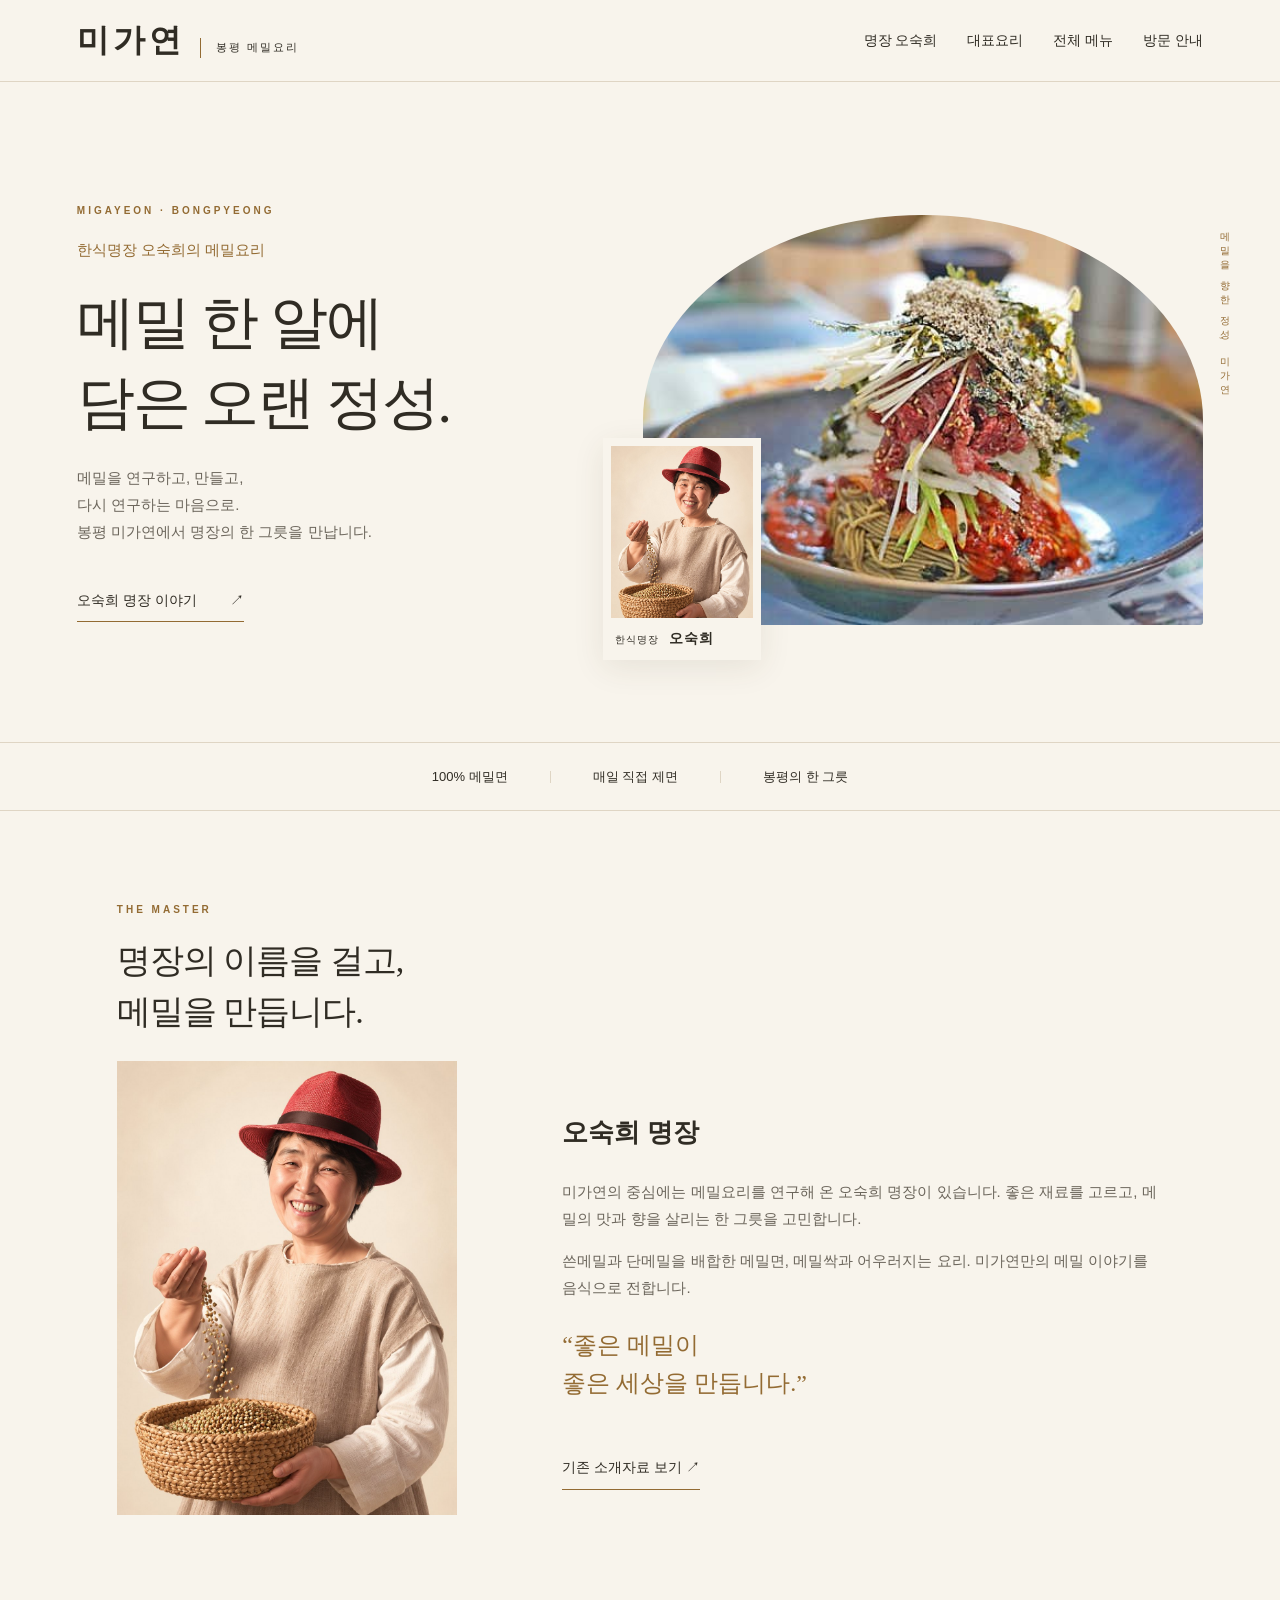
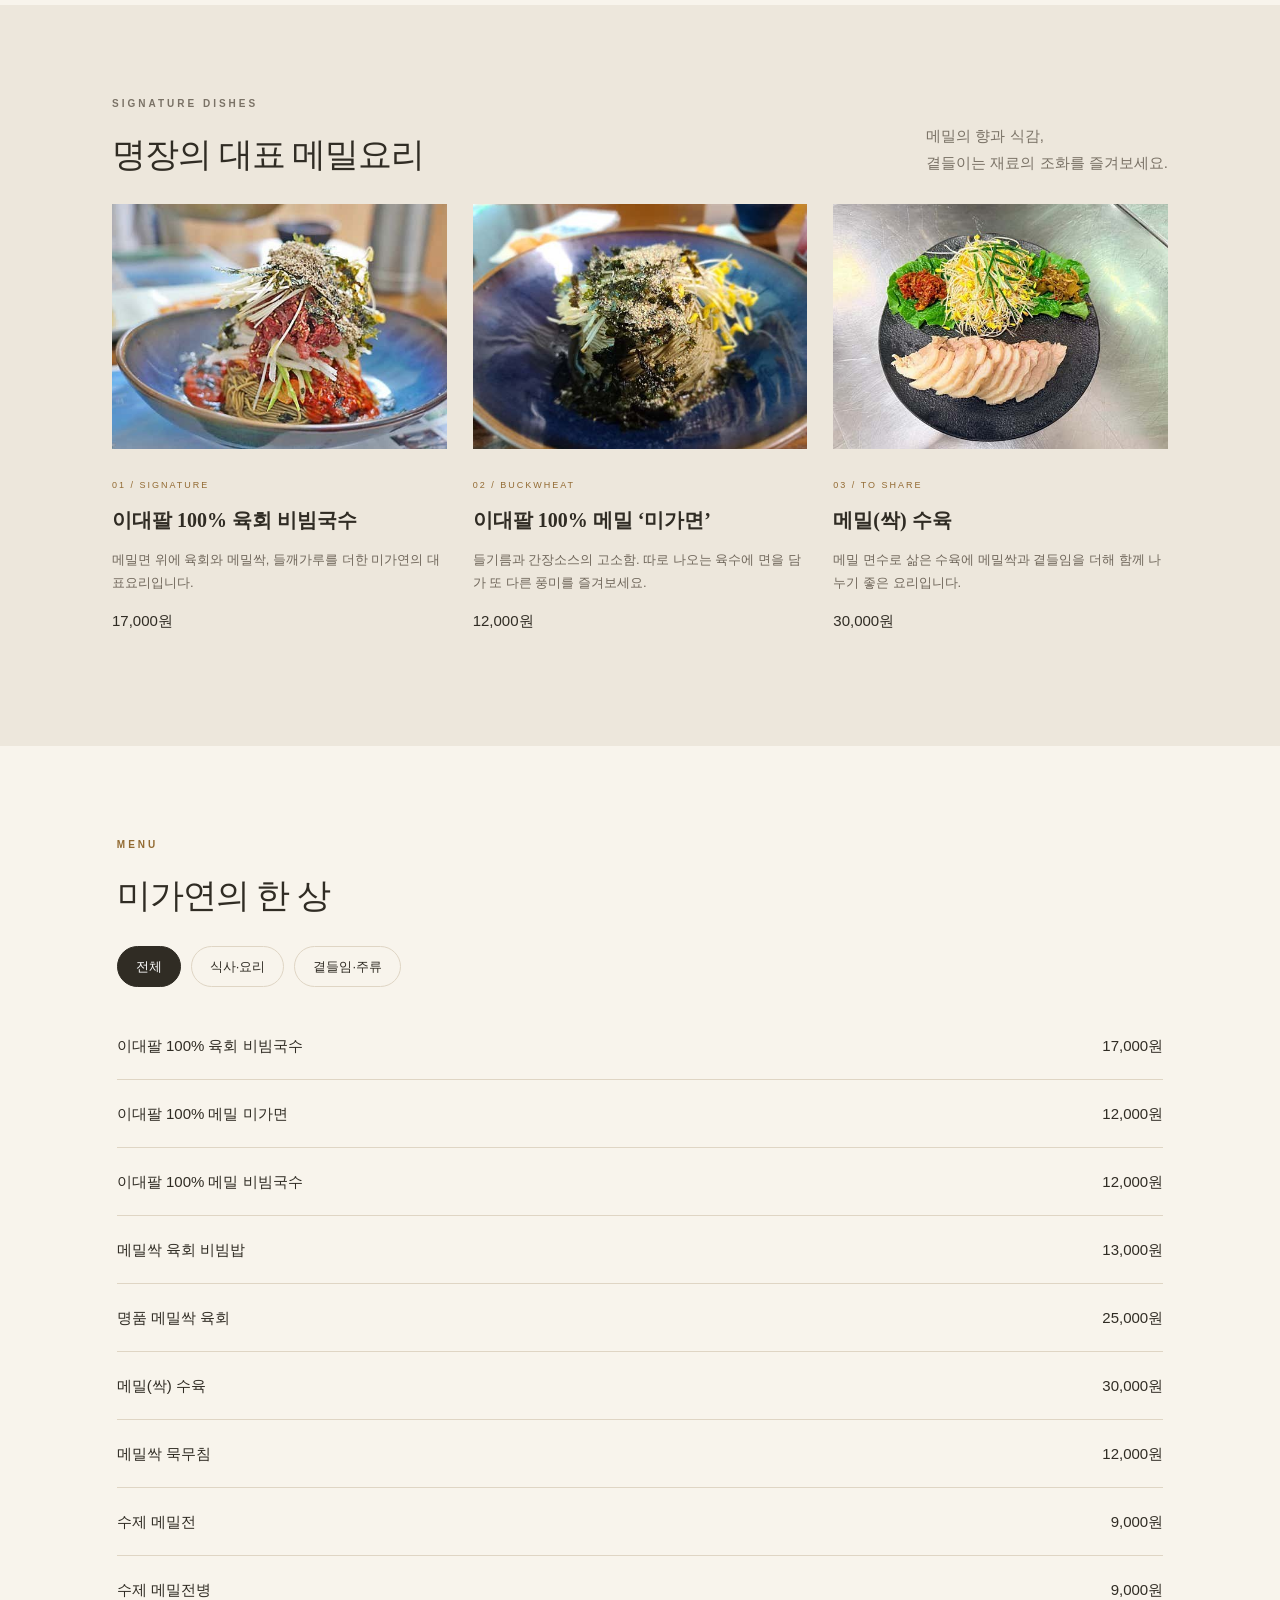
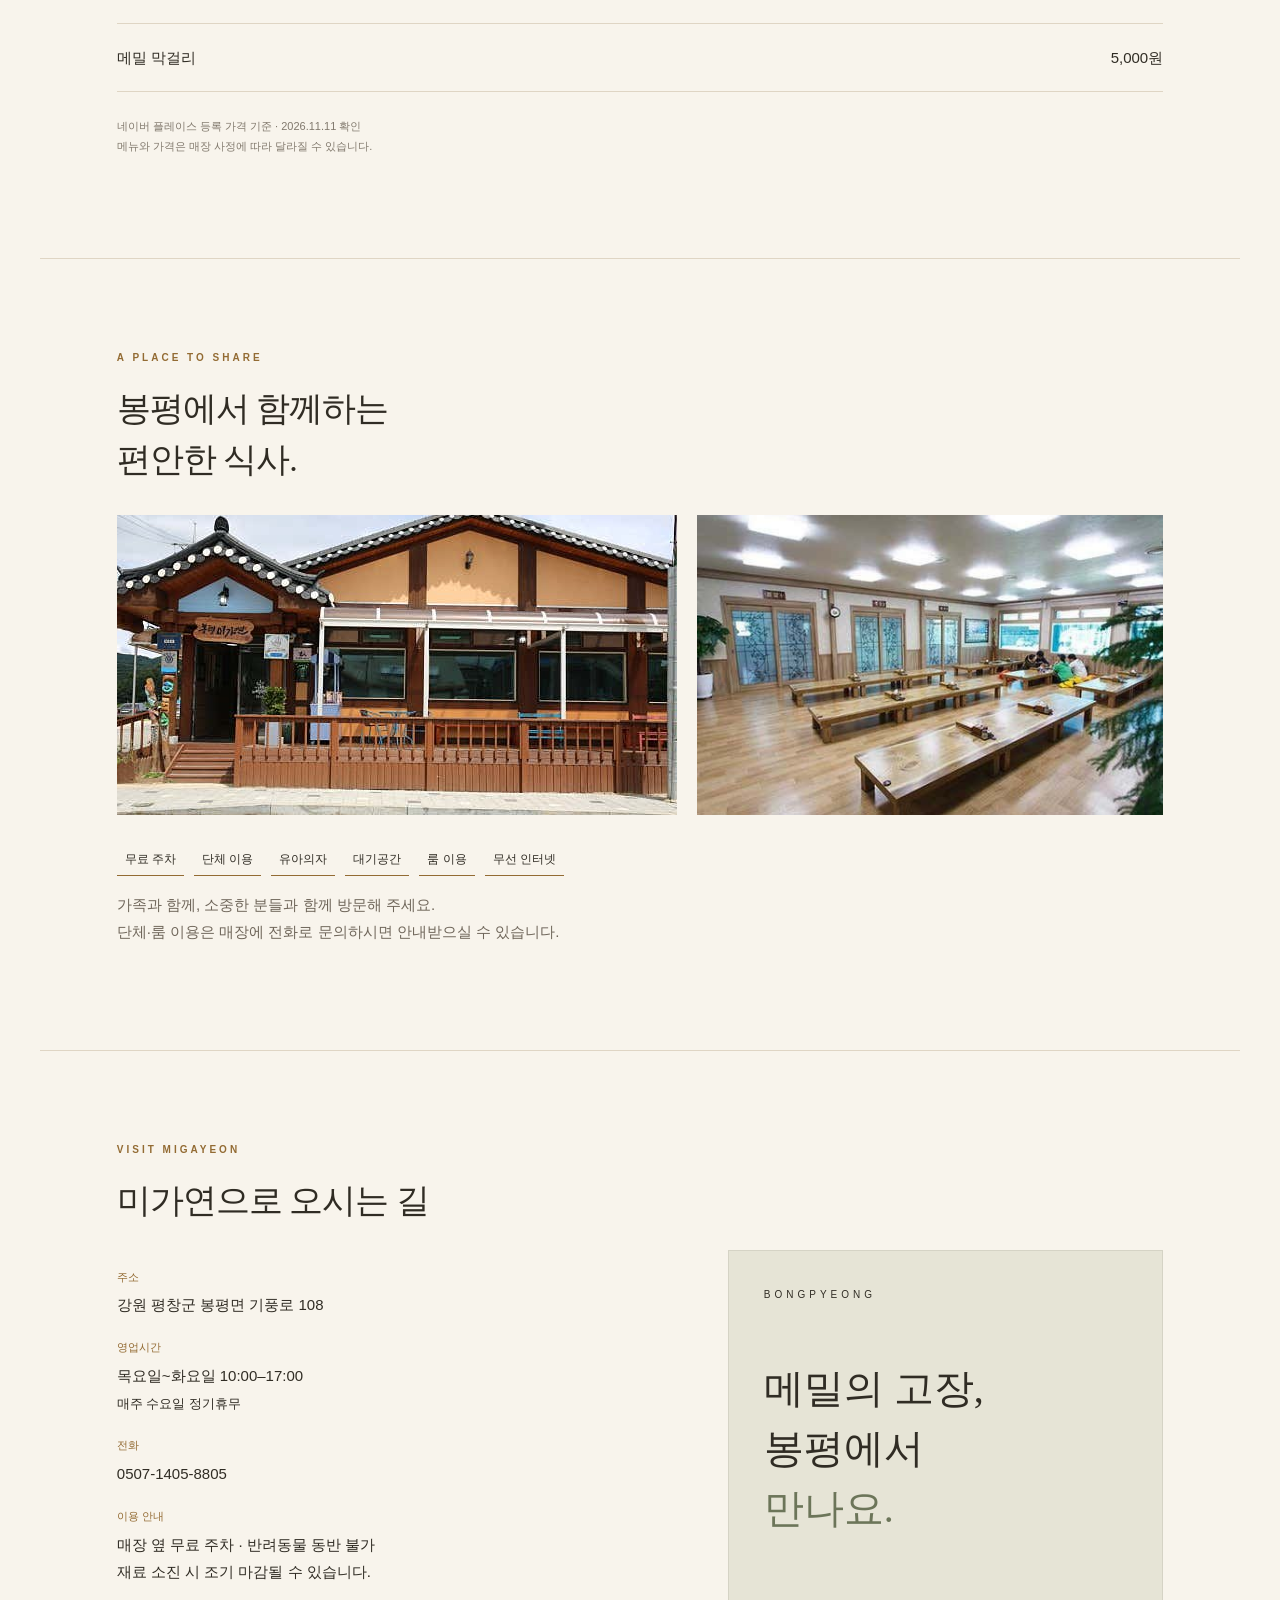
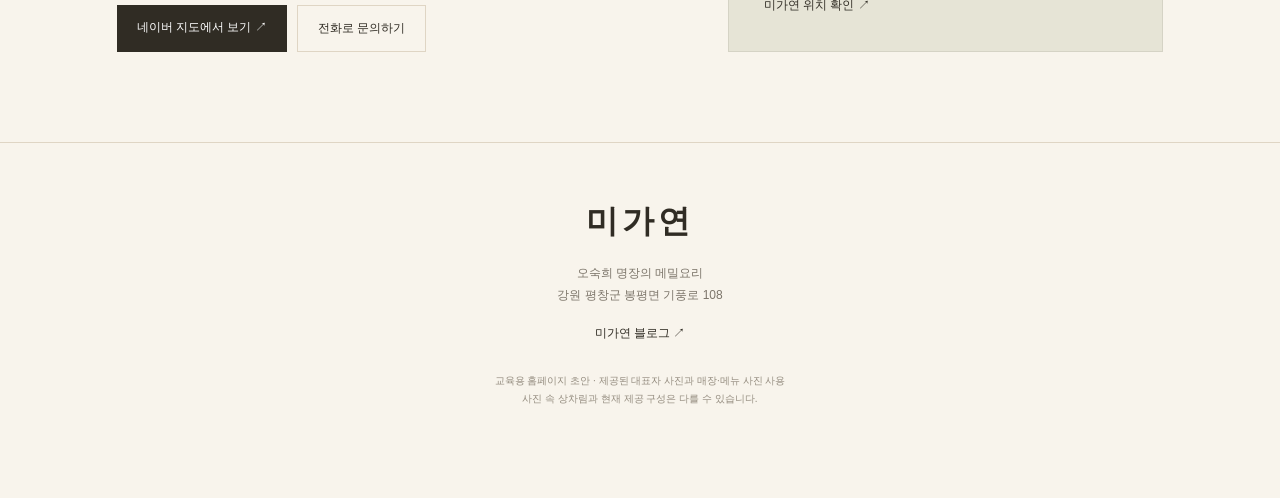
<file: index.html>
<!doctype html><html lang="ko"><head><meta charset="utf-8"><meta name="viewport" content="width=device-width,initial-scale=1"><meta name="theme-color" content="#f6f1e7"><title>오숙희 명장의 메밀요리 | 봉평 미가연</title><meta name="description" content="오숙희 명장의 메밀요리, 봉평 미가연. 대표요리와 메뉴·가격, 매장 및 방문 안내를 만나보세요."><link rel="stylesheet" href="style.css"></head><body>
<header><a href="#" class="brand">미가연<span>봉평 메밀요리</span></a><button id="nav-toggle" aria-label="메뉴 열기" aria-expanded="false">☰</button><nav id="nav"><a href="#master">명장 오숙희</a><a href="#dishes">대표요리</a><a href="#menu">전체 메뉴</a><a href="#visit">방문 안내</a></nav></header>
<main><section class="hero"><div class="hero-copy"><p class="eyebrow">MIGAYEON · BONGPYEONG</p><p class="master-label">한식명장 오숙희의 메밀요리</p><h1>메밀 한 알에<br>담은 오랜 정성.</h1><p>메밀을 연구하고, 만들고,<br>다시 연구하는 마음으로.<br>봉평 미가연에서 명장의 한 그릇을 만납니다.</p><a class="text-link" href="#master">오숙희 명장 이야기 <span>↗</span></a></div><div class="hero-visual"><img class="hero-food" src="assets/noodles.jpg" alt="푸른 그릇에 담긴 미가연 육회 비빔국수"><div class="portrait"><img src="assets/master-new.jpg" alt="오숙희 명장 프로필"><span>한식명장 <b>오숙희</b></span></div><span class="vertical">메밀을 향한 정성, 미가연</span></div></section>
<div class="values"><span>100% 메밀면</span><i></i><span>매일 직접 제면</span><i></i><span>봉평의 한 그릇</span></div>
<section id="master" class="story section"><p class="eyebrow">THE MASTER</p><h2>명장의 이름을 걸고,<br>메밀을 만듭니다.</h2><div class="story-grid"><img src="assets/master-new.jpg" alt="메밀 바구니를 들고 웃는 오숙희 명장" loading="lazy"><div><h3>오숙희 명장</h3><p>미가연의 중심에는 메밀요리를 연구해 온 오숙희 명장이 있습니다. 좋은 재료를 고르고, 메밀의 맛과 향을 살리는 한 그릇을 고민합니다.</p><p>쓴메밀과 단메밀을 배합한 메밀면, 메밀싹과 어우러지는 요리. 미가연만의 메밀 이야기를 음식으로 전합니다.</p><blockquote>“좋은 메밀이<br>좋은 세상을 만듭니다.”</blockquote><button class="text-link" id="profile-open">기존 소개자료 보기 ↗</button></div></div></section>
<section id="dishes" class="section dishes"><div class="section-head"><div><p class="eyebrow">SIGNATURE DISHES</p><h2>명장의 대표 메밀요리</h2></div><p>메밀의 향과 식감,<br>곁들이는 재료의 조화를 즐겨보세요.</p></div><div class="dish-grid"><article class="dish"><img src="assets/noodles.jpg" alt="육회 비빔국수" loading="lazy"><div><span class="number">01 / SIGNATURE</span><h3>이대팔 100% 육회 비빔국수</h3><p>메밀면 위에 육회와 메밀싹, 들깨가루를 더한 미가연의 대표요리입니다.</p><b>17,000원</b></div></article><article class="dish"><img src="assets/migamyeon.jpg" alt="이대팔 메밀 미가면" loading="lazy"><div><span class="number">02 / BUCKWHEAT</span><h3>이대팔 100% 메밀 ‘미가면’</h3><p>들기름과 간장소스의 고소함. 따로 나오는 육수에 면을 담가 또 다른 풍미를 즐겨보세요.</p><b>12,000원</b></div></article><article class="dish"><img src="assets/pork.jpg" alt="메밀싹 수육" loading="lazy"><div><span class="number">03 / TO SHARE</span><h3>메밀(싹) 수육</h3><p>메밀 면수로 삶은 수육에 메밀싹과 곁들임을 더해 함께 나누기 좋은 요리입니다.</p><b>30,000원</b></div></article></div></section>
<section id="menu" class="section menu"><p class="eyebrow">MENU</p><h2>미가연의 한 상</h2><div class="filters" role="group" aria-label="메뉴 분류"><button class="active" data-filter="all" aria-pressed="true">전체</button><button data-filter="meal" aria-pressed="false">식사·요리</button><button data-filter="side" aria-pressed="false">곁들임·주류</button></div><div id="menu-list"></div><p class="note">네이버 플레이스 등록 가격 기준 · 2026.11.11 확인<br>메뉴와 가격은 매장 사정에 따라 달라질 수 있습니다.</p></section>
<section class="section space"><p class="eyebrow">A PLACE TO SHARE</p><h2>봉평에서 함께하는<br>편안한 식사.</h2><div class="space-photos"><img src="assets/exterior.jpg" alt="미가연 매장 외관" loading="lazy"><img src="assets/interior.jpg" alt="미가연 내부 좌석" loading="lazy"></div><div class="amenities"><span>무료 주차</span><span>단체 이용</span><span>유아의자</span><span>대기공간</span><span>룸 이용</span><span>무선 인터넷</span></div><p>가족과 함께, 소중한 분들과 함께 방문해 주세요.<br>단체·룸 이용은 매장에 전화로 문의하시면 안내받으실 수 있습니다.</p></section>
<section id="visit" class="section visit"><p class="eyebrow">VISIT MIGAYEON</p><h2>미가연으로 오시는 길</h2><div class="visit-grid"><div class="visit-card"><dl><dt>주소</dt><dd>강원 평창군 봉평면 기풍로 108</dd><dt>영업시간</dt><dd>목요일~화요일 10:00–17:00<br><strong>매주 수요일 정기휴무</strong></dd><dt>전화</dt><dd><a href="tel:050714058805">0507-1405-8805</a></dd><dt>이용 안내</dt><dd>매장 옆 무료 주차 · 반려동물 동반 불가<br>재료 소진 시 조기 마감될 수 있습니다.</dd></dl><div class="visit-buttons"><a class="button" href="https://map.naver.com/p/entry/place/11590101" target="_blank" rel="noopener">네이버 지도에서 보기 ↗</a><a class="button outline" href="tel:050714058805">전화로 문의하기</a></div></div><div class="address-art"><span>BONGPYEONG</span><p>메밀의 고장,<br>봉평에서<br><em>만나요.</em></p><a href="https://map.naver.com/p/entry/place/11590101" target="_blank" rel="noopener">미가연 위치 확인 ↗</a></div></div></section></main>
<footer><a class="brand" href="#">미가연</a><p>오숙희 명장의 메밀요리<br>강원 평창군 봉평면 기풍로 108</p><a href="https://blog.naver.com/dddoing8805" target="_blank" rel="noopener">미가연 블로그 ↗</a><small>교육용 홈페이지 초안 · 제공된 대표자 사진과 매장·메뉴 사진 사용<br>사진 속 상차림과 현재 제공 구성은 다를 수 있습니다.</small></footer>
<div class="mobile-bar"><a href="tel:050714058805">전화 문의</a><a href="#menu">메뉴 보기</a><a href="https://map.naver.com/p/entry/place/11590101" target="_blank" rel="noopener">길찾기 ↗</a></div><dialog id="profile-dialog"><button class="close" aria-label="닫기">×</button><img src="assets/profile-board.jpg" alt="오숙희 대표 기존 소개 액자"><p>기존 매장 소개자료입니다. 최신 이력과 호칭은 별도 확인 중입니다.</p></dialog><script src="script.js"></script></body></html>
</file>
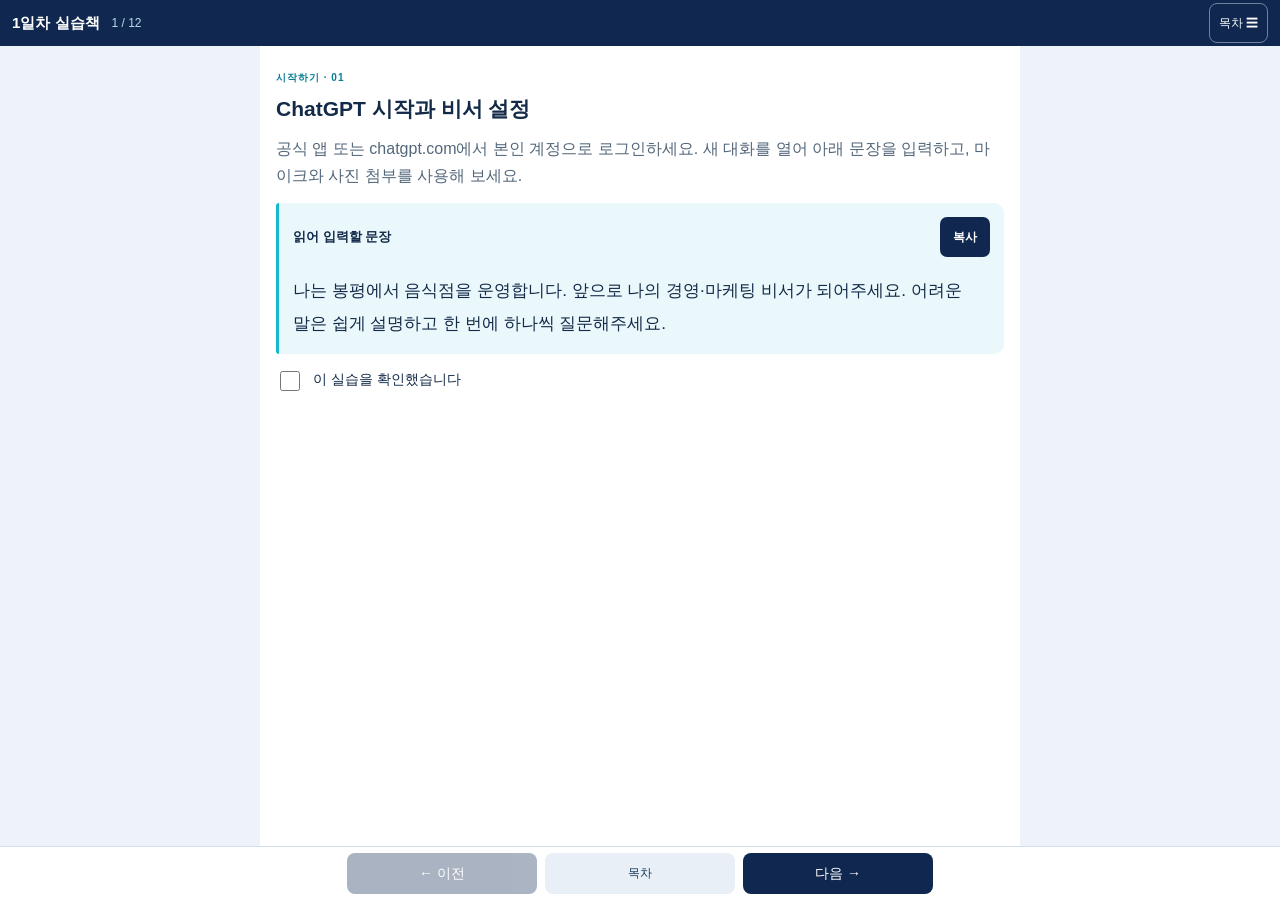
<file: day1/index.html>
<!doctype html><html lang="ko"><head><meta charset="utf-8"><meta name="viewport" content="width=device-width,initial-scale=1"><meta name="theme-color" content="#102850"><title>봉평 AI 교육 · 1일차 모바일 실습 교안</title><meta name="description" content="봉평 음식점 경영자를 위한 AI 실습 교안. 한 장씩 넘기기, 이어 읽기, 프롬프트 복사."><link rel="stylesheet" href="style.css"></head><body><header><div class="brand"><b>1일차 실습책</b><span id="position" aria-live="polite">1 / 12</span></div><button id="toc-open" aria-label="목차 열기">목차 ☰</button></header><main id="reader" class="swipe" aria-label="실습자료"></main><div class="bottom"><button id="prev">← 이전</button><button id="top">목차</button><button id="next">다음 →</button></div><dialog id="toc"><div class="dialog-top"><h2>실습 목차</h2><button id="toc-close" aria-label="목차 닫기">×</button></div><div class="modes" role="group" aria-label="보기 방식"><button id="swipe-mode" aria-pressed="true">한 장씩 넘기기</button><button id="scroll-mode" aria-pressed="false">이어 읽기</button></div><p>원하는 실습을 누르세요.</p><div id="toc-list"></div><small>중복을 뺀 기존 이미지 8장과 실습 안내·프롬프트를 함께 담았습니다.</small></dialog><dialog id="image-view"><button id="image-close">닫기 ×</button><p>두 손가락으로 확대해 보세요.</p><img alt="실습 이미지 확대 보기"></dialog><div id="toast" role="status"></div><script src="script.js"></script></body></html>
</file>
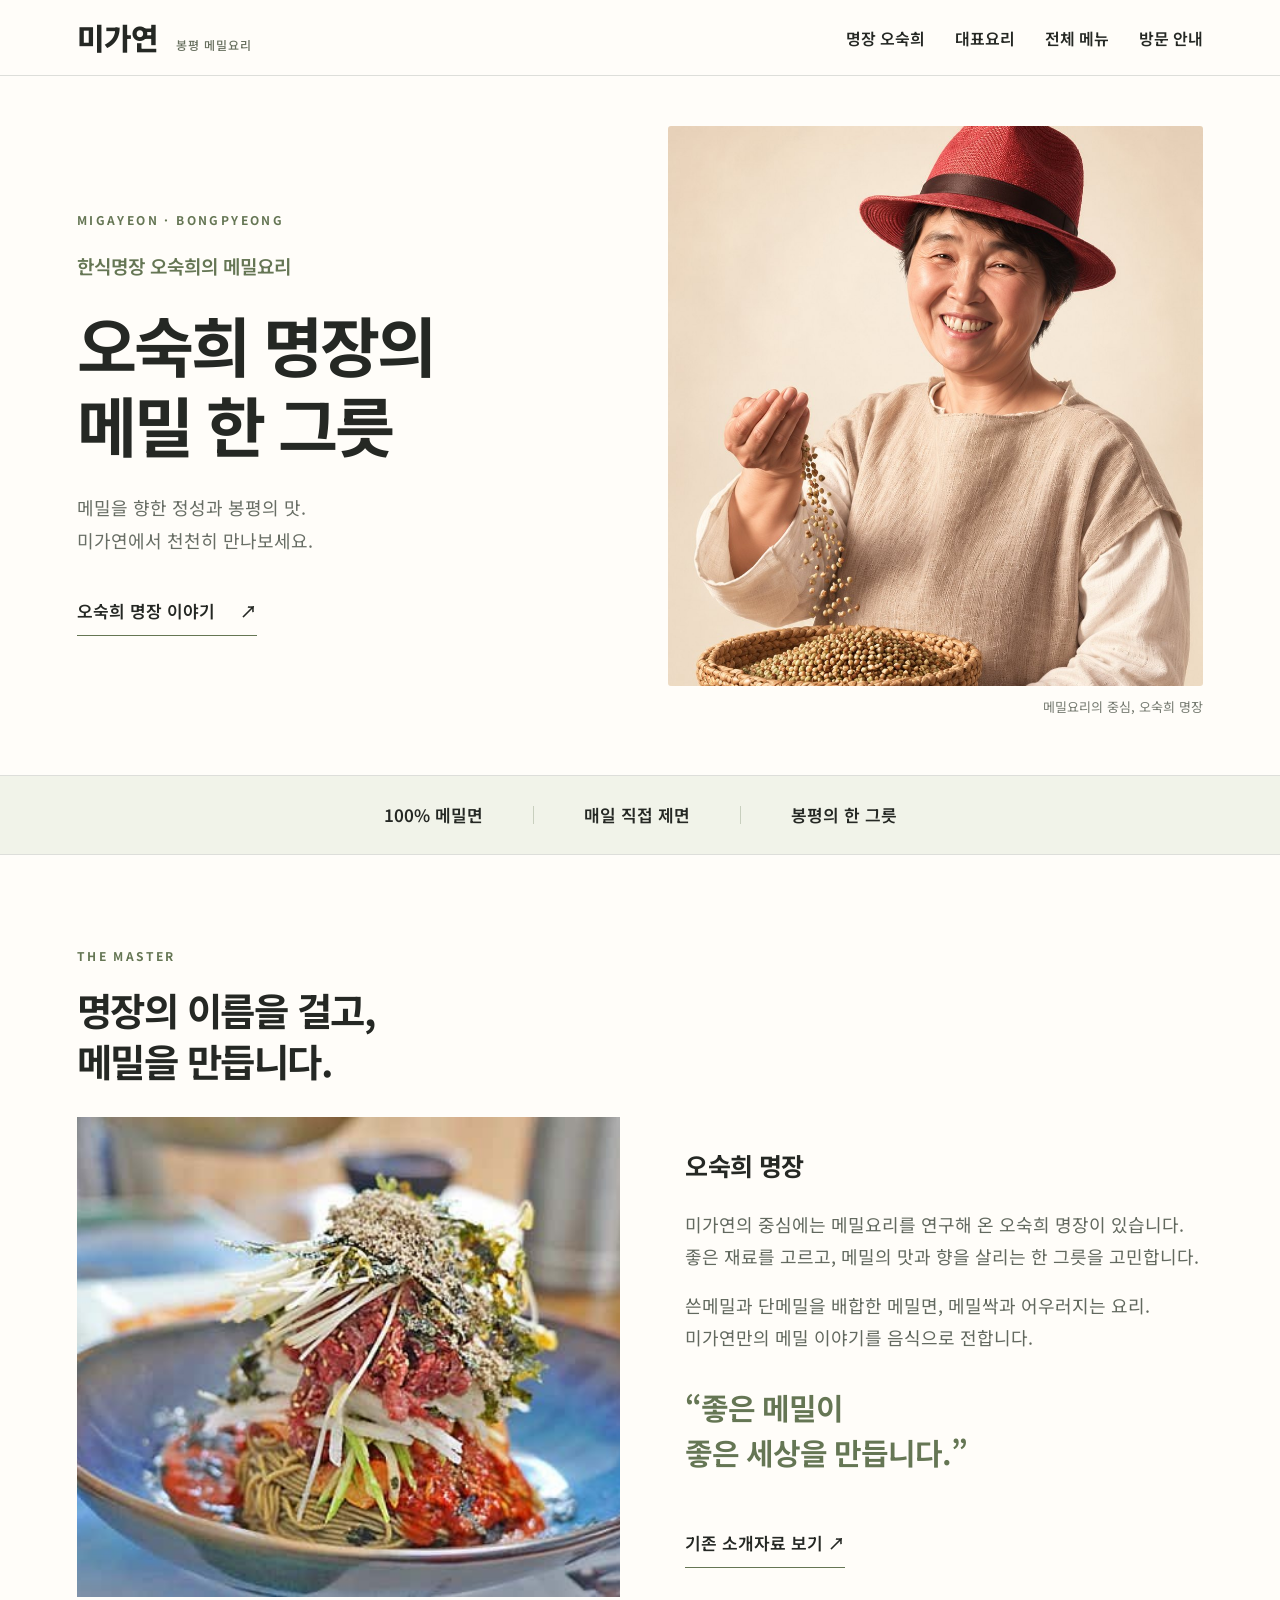
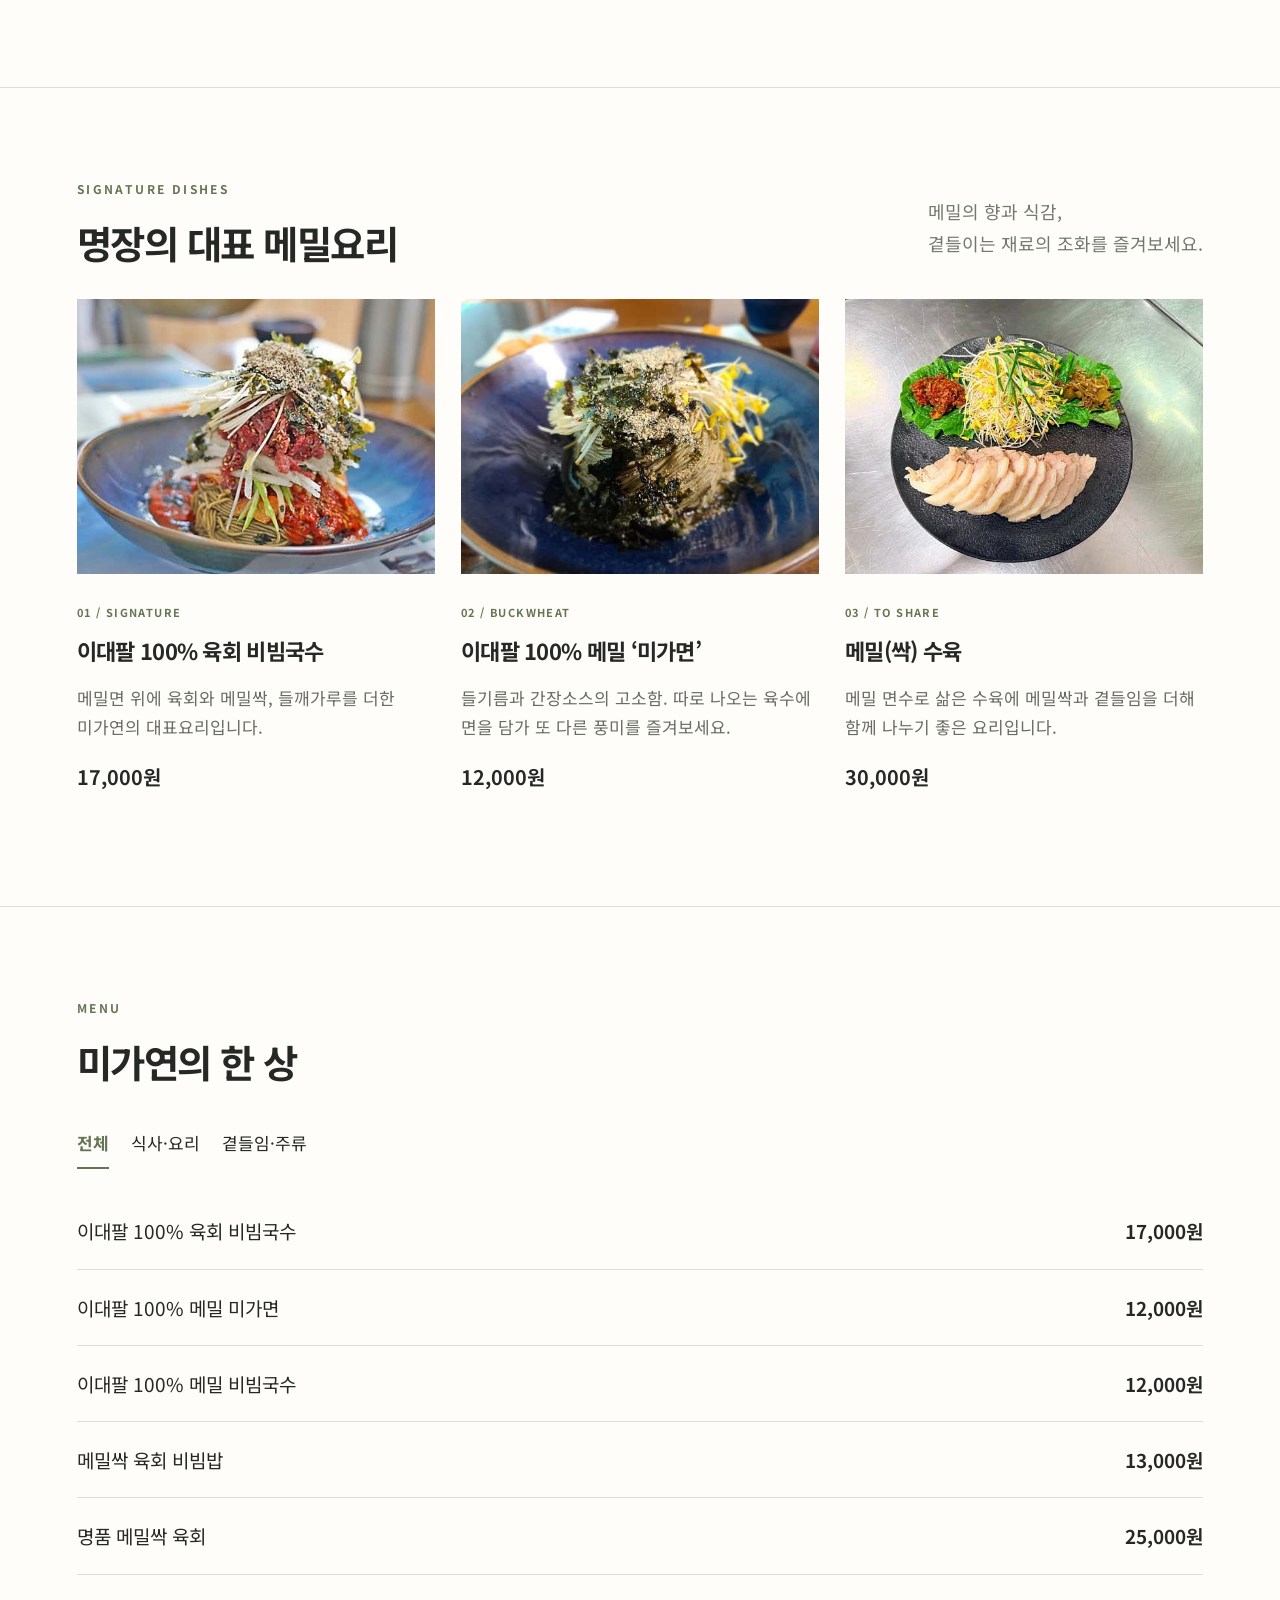
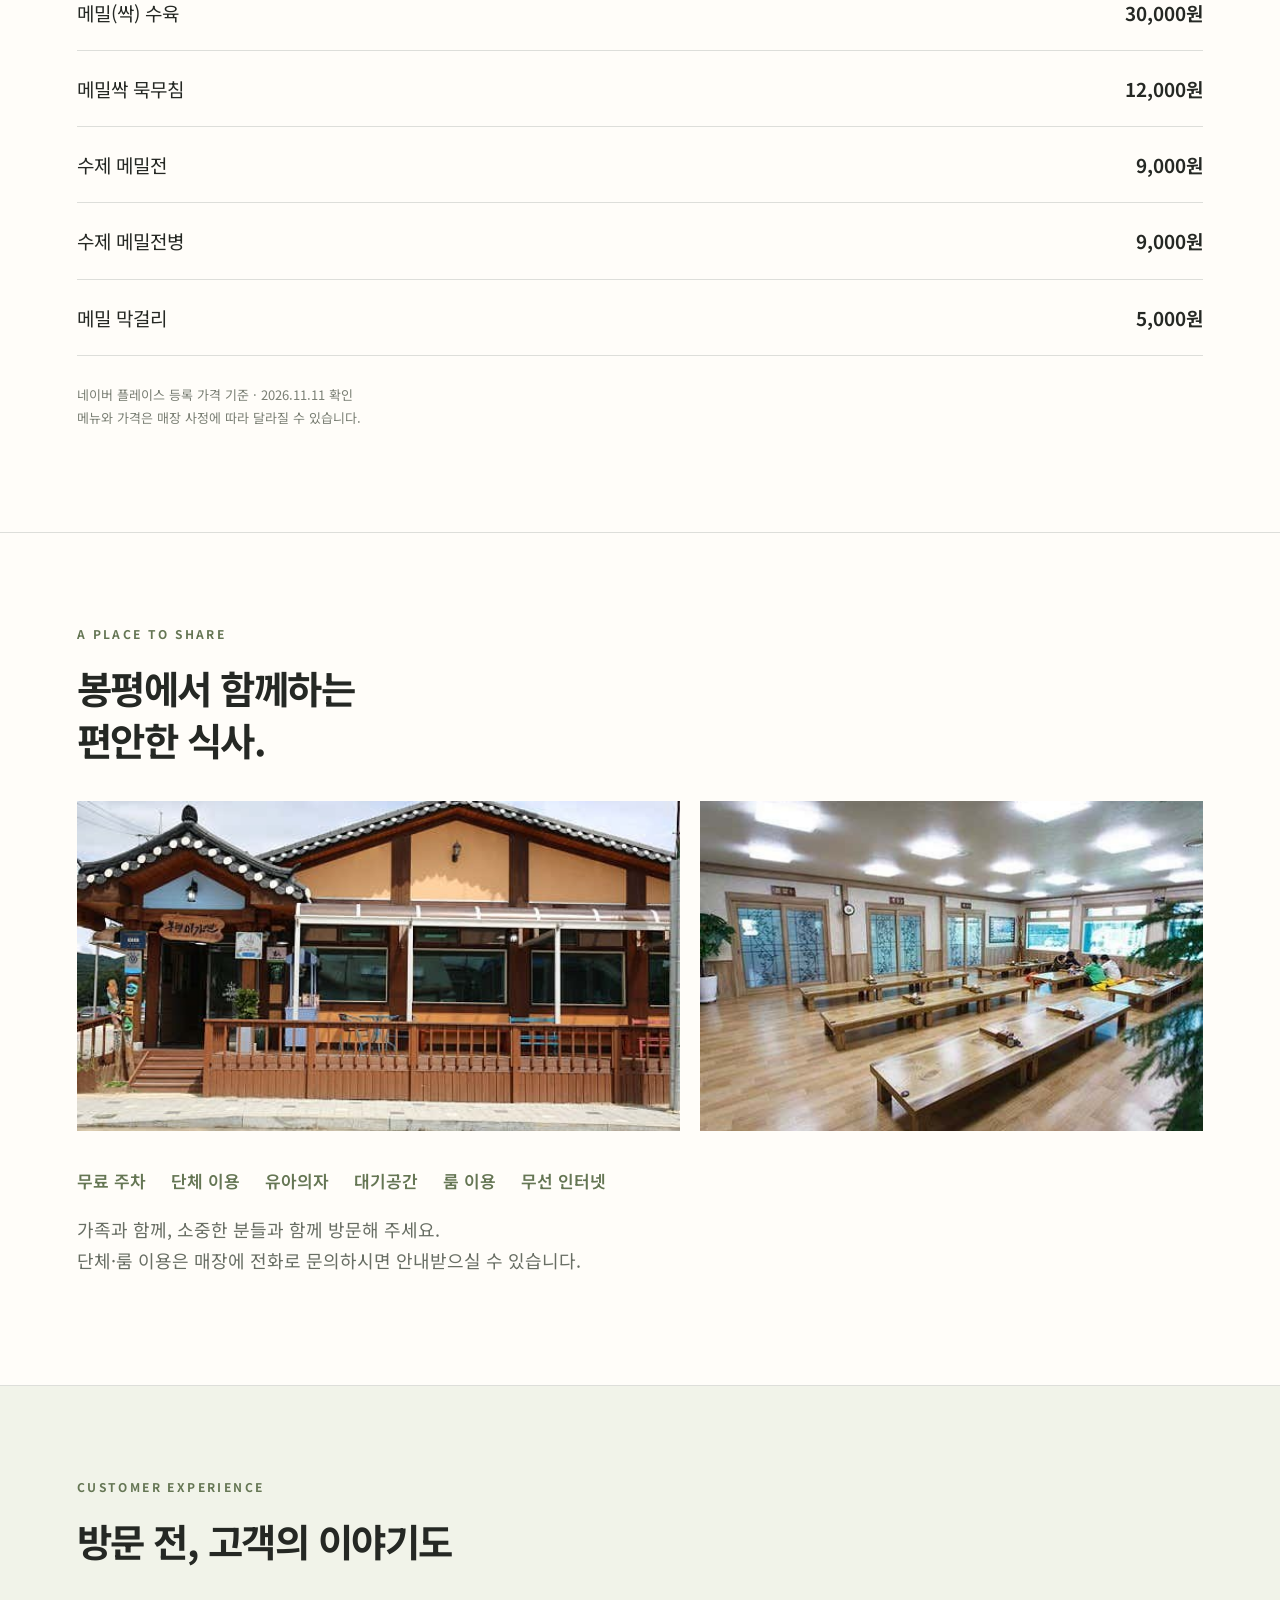
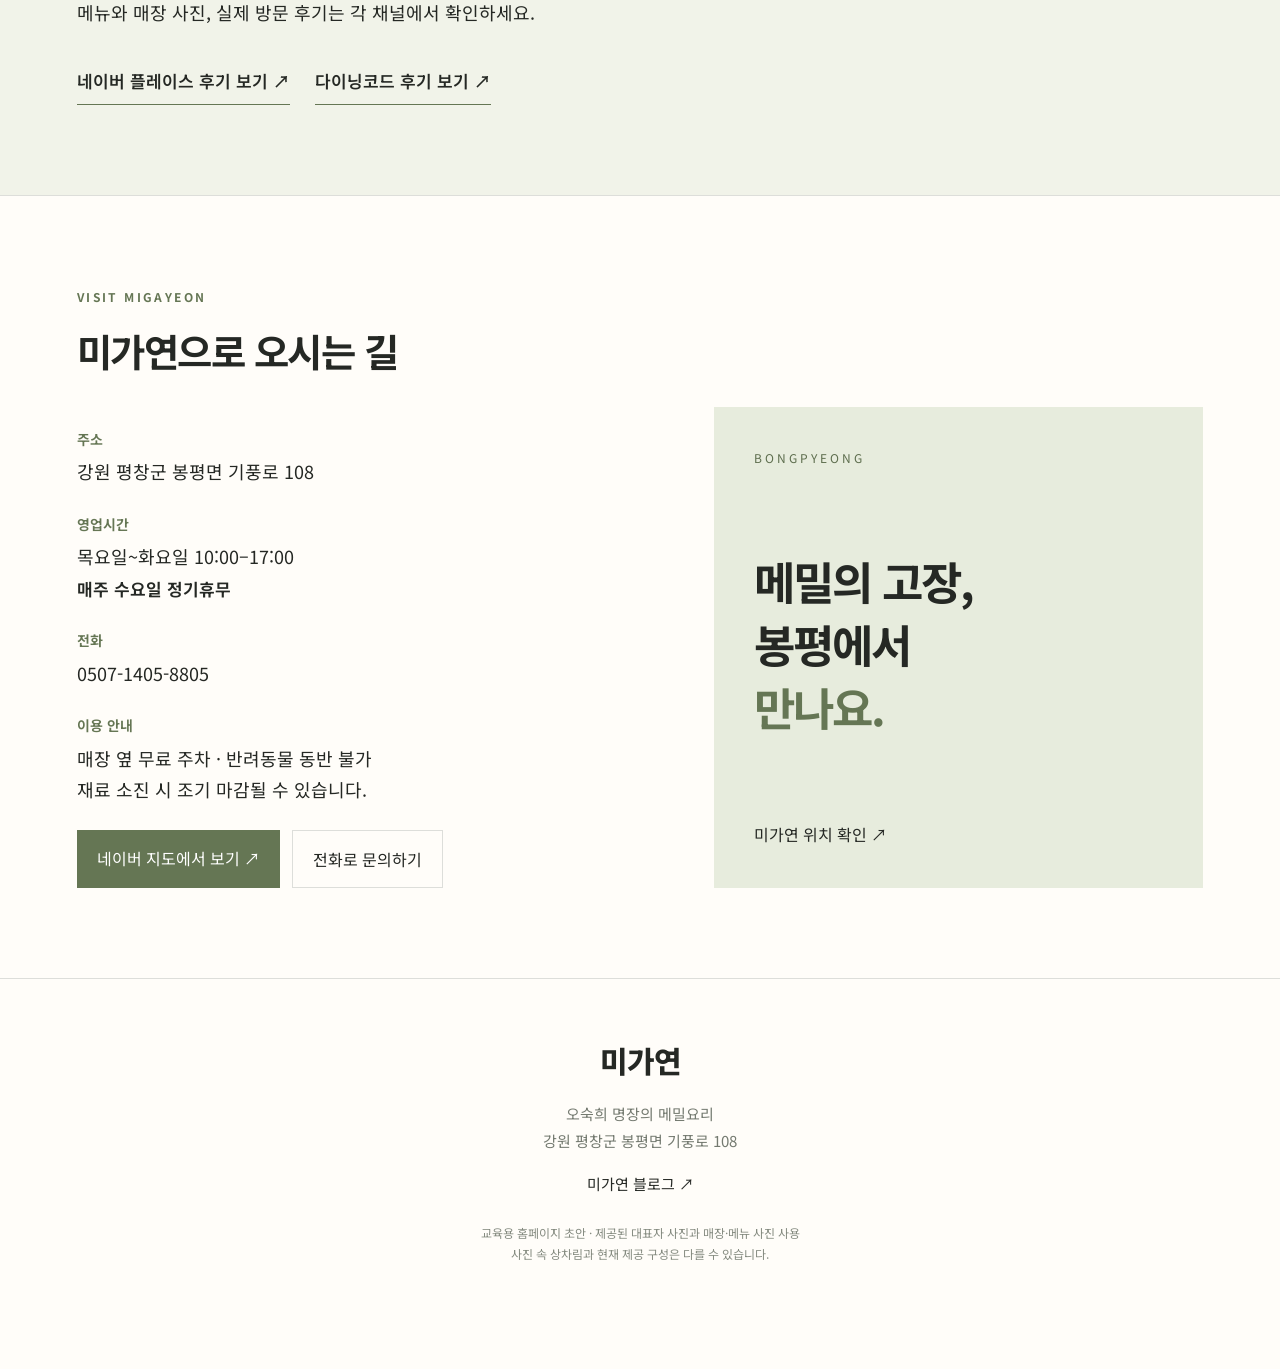
<file: v2/index.html>
<!doctype html><html lang="ko"><head><meta charset="utf-8"><meta name="viewport" content="width=device-width,initial-scale=1"><meta name="theme-color" content="#f6f1e7"><title>미가연 Vol.2 | 오숙희 명장의 메밀요리</title><meta name="description" content="오숙희 명장의 메밀요리, 봉평 미가연. 대표요리와 메뉴·가격, 매장 및 방문 안내를 만나보세요."><link rel="stylesheet" href="https://fonts.googleapis.com/css2?family=Noto+Sans+KR:wght@400;500;600;700;800&display=swap"><style>
:root{--paper:#fffdf9;--ink:#252824;--gold:#657654;--line:#dddeda;--serif:"Noto Sans KR","Noto Sans KR",sans-serif}*{box-sizing:border-box}html{scroll-behavior:smooth;scroll-padding-top:86px}body{margin:0;background:var(--paper);color:var(--ink);font-family:"Noto Sans KR","Apple SD Gothic Neo","Malgun Gothic",sans-serif;line-height:1.75;-webkit-font-smoothing:antialiased}img{display:block;width:100%;object-fit:cover}a{color:inherit;text-decoration:none}button{font:inherit;color:inherit;cursor:pointer}header{height:76px;padding:0 6%;display:flex;justify-content:space-between;align-items:center;border-bottom:1px solid var(--line);background:#fffdf9f5;position:sticky;top:0;z-index:20;backdrop-filter:blur(12px)}.brand{font-size:30px;font-weight:800;letter-spacing:-1px}.brand span{font-size:12px;font-weight:500;letter-spacing:1px;margin-left:18px;color:#68705f}nav{display:flex;gap:30px;font-size:16px;font-weight:600}nav a:hover{color:var(--gold)}#nav-toggle{display:none}.hero{display:grid;grid-template-columns:1fr 1fr;max-width:1440px;margin:auto;align-items:center;padding:50px 6% 56px;gap:5%;min-height:670px}.eyebrow{font-size:12px;color:var(--gold);font-weight:700;letter-spacing:2.4px;margin:0 0 18px}.master-label{font-size:19px;font-weight:600;color:var(--gold)}h1{font-size:clamp(44px,5.1vw,74px);line-height:1.23;letter-spacing:-3px;font-weight:700;margin:22px 0 26px;word-break:keep-all}h2{font-size:clamp(30px,3vw,43px);line-height:1.35;letter-spacing:-1.5px;font-weight:700;margin:0 0 30px;word-break:keep-all}h3{font-size:25px;line-height:1.5;letter-spacing:-.7px}p{font-size:18px;word-break:keep-all}.hero-copy>p:not(.eyebrow):not(.master-label){color:#686e65;line-height:1.85}.text-link{display:inline-block;padding:9px 0;border:0;border-bottom:1px solid var(--gold);background:none;font-size:17px;margin-top:12px;font-weight:600}.text-link span{margin-left:20px}.hero-visual{position:relative}.hero-master{height:560px;object-position:50% 20%;border-radius:3px}.portrait-caption{display:block;font-size:13px;text-align:right;color:#74796f;margin-top:10px}.values{display:flex;justify-content:center;gap:50px;border-top:1px solid var(--line);border-bottom:1px solid var(--line);padding:24px;font-size:17px;font-weight:600;background:#f1f3e9}.values i{width:1px;background:#c8cfbe;margin:6px 0}.section{max-width:1280px;padding:90px 6%;margin:auto}.story-grid{display:grid;grid-template-columns:1.05fr 1fr;gap:65px;align-items:center}.story-grid>img{height:480px;object-position:center}.story-grid h3{margin-top:0}.story-grid p{color:#62695f}blockquote{font-size:30px;font-weight:650;line-height:1.5;margin:32px 0;color:var(--gold);letter-spacing:-1px}.dishes{border-top:1px solid var(--line)}.section-head{display:flex;justify-content:space-between;gap:30px}.section-head>p{color:#73796f}.dish-grid{display:grid;grid-template-columns:repeat(3,1fr);gap:26px}.dish img{height:275px;object-position:center}.dish>div{padding:22px 0}.number{font-size:11px;color:var(--gold);letter-spacing:1.4px;font-weight:700}.dish h3{font-size:22px;margin:10px 0}.dish p{font-size:17px;color:#686e64;line-height:1.7}.dish b{font-size:20px;font-weight:650}.menu{border-top:1px solid var(--line)}.filters{display:flex;gap:22px;margin:24px 0}.filters button{border:0;border-bottom:2px solid transparent;background:none;padding:10px 0;font-size:17px}.filters button.active{border-color:var(--gold);font-weight:700;color:var(--gold)}.menu-row{display:flex;justify-content:space-between;gap:24px;padding:21px 0;border-bottom:1px solid var(--line);font-size:19px}.menu-row b{white-space:nowrap;font-weight:650}.note{font-size:13px;color:#7a7f74;margin-top:28px}.space{border-top:1px solid var(--line)}.space-photos{display:grid;grid-template-columns:1.2fr 1fr;gap:20px;margin:35px 0}.space-photos img{height:330px}.amenities{display:flex;flex-wrap:wrap;gap:10px 25px;font-size:17px;font-weight:600;color:var(--gold)}.space>p:last-child{color:#686e64}.reviews{border-top:1px solid var(--line);background:#f1f3e9}.review-links{display:flex;flex-wrap:wrap;gap:25px;margin-top:30px}.review-links a{border-bottom:1px solid var(--gold);padding:8px 0;font-size:17px;font-weight:600}.visit{border-top:1px solid var(--line)}.visit-grid{display:grid;grid-template-columns:1.2fr 1fr;gap:50px}.visit-card dl{margin:0}.visit-card dt{font-size:14px;color:var(--gold);font-weight:650;margin-top:20px}.visit-card dd{font-size:18px;margin:5px 0 24px}.visit-card strong{font-size:17px;font-weight:650}.visit-buttons{display:flex;flex-wrap:wrap;gap:12px}.button{font-size:16px;padding:14px 20px;background:var(--gold);color:white}.button.outline{background:none;color:var(--ink);border:1px solid var(--line)}.address-art{display:flex;flex-direction:column;justify-content:space-between;background:#e7ecdd;padding:40px}.address-art span{font-size:12px;letter-spacing:3px;color:#5d6d4d}.address-art p{font-size:45px;font-weight:700;line-height:1.4;letter-spacing:-2px}.address-art em{font-style:normal;color:var(--gold)}.address-art a{font-size:16px}footer{text-align:center;padding:55px 6% 105px;border-top:1px solid var(--line)}footer p{font-size:15px;color:#747a70}footer>a:not(.brand){font-size:15px}footer small{display:block;margin-top:25px;font-size:12px;color:#858b80}.mobile-bar{display:none}dialog{border:0;background:var(--paper);max-width:540px;width:92%;padding:30px}dialog::backdrop{background:#0009}dialog img{max-height:70vh;object-fit:contain}dialog p{font-size:13px}.close{position:absolute;right:8px;top:0;border:0;background:none;font-size:30px}:focus-visible{outline:3px solid #657654;outline-offset:4px}
@media(max-width:760px){header{height:62px;padding:0 6%}.brand{font-size:25px}.brand span{font-size:10px;margin-left:12px}#nav-toggle{display:block;border:0;background:none;font-size:24px;min-height:44px;min-width:44px}nav{display:none;position:absolute;top:62px;left:0;right:0;padding:22px 6%;background:var(--paper);border-bottom:1px solid var(--line)}nav.open{display:flex;flex-wrap:wrap;gap:20px}.hero{display:flex;flex-direction:column;padding:33px 6% 35px;gap:25px;min-height:0;align-items:stretch}.hero .eyebrow{font-size:10px;margin-bottom:10px}.master-label{font-size:16px;margin:10px 0}h1{font-size:43px;letter-spacing:-1.8px;line-height:1.25;margin:14px 0 18px}.hero-copy>p:not(.eyebrow):not(.master-label){font-size:17px;margin:15px 0}.hero .text-link{font-size:16px;margin-top:0}.hero-master{height:auto;max-height:560px;aspect-ratio:4/5;object-position:50% 20%}.portrait-caption{font-size:12px}.values{gap:15px;font-size:13px;padding:19px 12px}.values i{margin:3px 0}.section{padding:58px 6%}h2{font-size:31px;letter-spacing:-1px;margin-bottom:26px}.story-grid{grid-template-columns:1fr;gap:27px}.story-grid>img{height:auto;aspect-ratio:1.12}.story-grid h3{font-size:24px;margin:0 0 18px}p{font-size:17px}blockquote{font-size:27px;margin:25px 0}.section-head{display:block}.section-head>p{margin:0 0 27px}.dish-grid{grid-template-columns:1fr;gap:25px}.dish img{height:auto;aspect-ratio:4/3}.dish>div{padding:20px 0}.dish h3{font-size:23px}.dish p{font-size:17px}.menu-row{font-size:17px;gap:15px;align-items:baseline}.menu-row span{max-width:74%;word-break:keep-all}.filters{gap:20px}.filters button{font-size:16px}.space-photos{grid-template-columns:1fr;gap:14px}.space-photos img{height:auto;aspect-ratio:4/3}.amenities{font-size:16px;gap:10px 19px}.review-links{flex-direction:column;align-items:flex-start;gap:15px}.visit-grid{grid-template-columns:1fr;gap:32px}.visit-card dd{font-size:17px}.address-art{padding:30px}.address-art p{font-size:36px}.mobile-bar{display:flex;position:fixed;bottom:0;left:0;right:0;z-index:25;background:#fffdf9f7;border-top:1px solid var(--line);padding-bottom:env(safe-area-inset-bottom)}.mobile-bar a{flex:1;text-align:center;padding:15px 6px;font-size:16px;font-weight:650}.mobile-bar a:last-child{background:var(--gold);color:white}footer{padding-bottom:110px}html{scroll-padding-top:74px}}
@media(prefers-reduced-motion:reduce){html{scroll-behavior:auto}}
h1,h2,h3{text-wrap:balance}button,.mobile-bar a{min-height:44px}a,button{touch-action:manipulation}.menu-row b,.dish b{font-variant-numeric:tabular-nums}a:active,button:active{opacity:.72}.skip-link{position:absolute;top:-70px;left:20px;background:#fff;padding:12px;z-index:100}.skip-link:focus{top:8px}.hero-master{aspect-ratio:4/5}#main{scroll-margin-top:80px}</style></head><body><a class="skip-link" href="#main">본문 바로가기</a>
<header><a href="#" class="brand">미가연<span>봉평 메밀요리</span></a><button id="nav-toggle" aria-label="메뉴 열기" aria-expanded="false">☰</button><nav id="nav"><a href="#master">명장 오숙희</a><a href="#dishes">대표요리</a><a href="#menu">전체 메뉴</a><a href="#visit">방문 안내</a></nav></header>
<main id="main"><section class="hero"><div class="hero-copy"><p class="eyebrow">MIGAYEON · BONGPYEONG</p><p class="master-label">한식명장 오숙희의 메밀요리</p><h1>오숙희 명장의<br>메밀 한 그릇</h1><p>메밀을 향한 정성과 봉평의 맛.<br>미가연에서 천천히 만나보세요.</p><a class="text-link" href="#master">오숙희 명장 이야기 <span>↗</span></a></div><div class="hero-visual"><img class="hero-master" src="../assets/master-new.jpg" alt="메밀 바구니를 들고 웃는 오숙희 명장"><span class="portrait-caption">메밀요리의 중심, 오숙희 명장</span></div></section>
<div class="values"><span>100% 메밀면</span><i></i><span>매일 직접 제면</span><i></i><span>봉평의 한 그릇</span></div>
<section id="master" class="story section"><p class="eyebrow">THE MASTER</p><h2>명장의 이름을 걸고,<br>메밀을 만듭니다.</h2><div class="story-grid"><img src="../assets/noodles.jpg" alt="미가연 육회 비빔국수" loading="lazy"><div><h3>오숙희 명장</h3><p>미가연의 중심에는 메밀요리를 연구해 온 오숙희 명장이 있습니다. 좋은 재료를 고르고, 메밀의 맛과 향을 살리는 한 그릇을 고민합니다.</p><p>쓴메밀과 단메밀을 배합한 메밀면, 메밀싹과 어우러지는 요리. 미가연만의 메밀 이야기를 음식으로 전합니다.</p><blockquote>“좋은 메밀이<br>좋은 세상을 만듭니다.”</blockquote><button class="text-link" id="profile-open">기존 소개자료 보기 ↗</button></div></div></section>
<section id="dishes" class="section dishes"><div class="section-head"><div><p class="eyebrow">SIGNATURE DISHES</p><h2>명장의 대표 메밀요리</h2></div><p>메밀의 향과 식감,<br>곁들이는 재료의 조화를 즐겨보세요.</p></div><div class="dish-grid"><article class="dish"><img src="../assets/noodles.jpg" alt="육회 비빔국수" loading="lazy"><div><span class="number">01 / SIGNATURE</span><h3>이대팔 100% 육회 비빔국수</h3><p>메밀면 위에 육회와 메밀싹, 들깨가루를 더한 미가연의 대표요리입니다.</p><b>17,000원</b></div></article><article class="dish"><img src="../assets/migamyeon.jpg" alt="이대팔 메밀 미가면" loading="lazy"><div><span class="number">02 / BUCKWHEAT</span><h3>이대팔 100% 메밀 ‘미가면’</h3><p>들기름과 간장소스의 고소함. 따로 나오는 육수에 면을 담가 또 다른 풍미를 즐겨보세요.</p><b>12,000원</b></div></article><article class="dish"><img src="../assets/pork.jpg" alt="메밀싹 수육" loading="lazy"><div><span class="number">03 / TO SHARE</span><h3>메밀(싹) 수육</h3><p>메밀 면수로 삶은 수육에 메밀싹과 곁들임을 더해 함께 나누기 좋은 요리입니다.</p><b>30,000원</b></div></article></div></section>
<section id="menu" class="section menu"><p class="eyebrow">MENU</p><h2>미가연의 한 상</h2><div class="filters" role="group" aria-label="메뉴 분류"><button class="active" data-filter="all" aria-pressed="true">전체</button><button data-filter="meal" aria-pressed="false">식사·요리</button><button data-filter="side" aria-pressed="false">곁들임·주류</button></div><div id="menu-list"></div><p class="note">네이버 플레이스 등록 가격 기준 · 2026.11.11 확인<br>메뉴와 가격은 매장 사정에 따라 달라질 수 있습니다.</p></section>
<section class="section space"><p class="eyebrow">A PLACE TO SHARE</p><h2>봉평에서 함께하는<br>편안한 식사.</h2><div class="space-photos"><img src="../assets/exterior.jpg" alt="미가연 매장 외관" loading="lazy"><img src="../assets/interior.jpg" alt="미가연 내부 좌석" loading="lazy"></div><div class="amenities"><span>무료 주차</span><span>단체 이용</span><span>유아의자</span><span>대기공간</span><span>룸 이용</span><span>무선 인터넷</span></div><p>가족과 함께, 소중한 분들과 함께 방문해 주세요.<br>단체·룸 이용은 매장에 전화로 문의하시면 안내받으실 수 있습니다.</p></section>
<section class="section reviews"><p class="eyebrow">CUSTOMER EXPERIENCE</p><h2>방문 전, 고객의 이야기도</h2><p>메뉴와 매장 사진, 실제 방문 후기는 각 채널에서 확인하세요.</p><div class="review-links"><a href="https://map.naver.com/p/entry/place/11590101" target="_blank" rel="noopener">네이버 플레이스 후기 보기 ↗</a><a href="https://www.diningcode.com/profile.php?rid=4pHlv4OODb9R" target="_blank" rel="noopener">다이닝코드 후기 보기 ↗</a></div></section><section id="visit" class="section visit"><p class="eyebrow">VISIT MIGAYEON</p><h2>미가연으로 오시는 길</h2><div class="visit-grid"><div class="visit-card"><dl><dt>주소</dt><dd>강원 평창군 봉평면 기풍로 108</dd><dt>영업시간</dt><dd>목요일~화요일 10:00–17:00<br><strong>매주 수요일 정기휴무</strong></dd><dt>전화</dt><dd><a href="tel:050714058805">0507-1405-8805</a></dd><dt>이용 안내</dt><dd>매장 옆 무료 주차 · 반려동물 동반 불가<br>재료 소진 시 조기 마감될 수 있습니다.</dd></dl><div class="visit-buttons"><a class="button" href="https://map.naver.com/p/entry/place/11590101" target="_blank" rel="noopener">네이버 지도에서 보기 ↗</a><a class="button outline" href="tel:050714058805">전화로 문의하기</a></div></div><div class="address-art"><span>BONGPYEONG</span><p>메밀의 고장,<br>봉평에서<br><em>만나요.</em></p><a href="https://map.naver.com/p/entry/place/11590101" target="_blank" rel="noopener">미가연 위치 확인 ↗</a></div></div></section></main>
<footer><a class="brand" href="#">미가연</a><p>오숙희 명장의 메밀요리<br>강원 평창군 봉평면 기풍로 108</p><a href="https://blog.naver.com/dddoing8805" target="_blank" rel="noopener">미가연 블로그 ↗</a><small>교육용 홈페이지 초안 · 제공된 대표자 사진과 매장·메뉴 사진 사용<br>사진 속 상차림과 현재 제공 구성은 다를 수 있습니다.</small></footer>
<div class="mobile-bar"><a href="tel:050714058805">전화 문의</a><a href="#menu">메뉴 보기</a><a href="https://map.naver.com/p/entry/place/11590101" target="_blank" rel="noopener">길찾기 ↗</a></div><dialog id="profile-dialog"><button class="close" aria-label="닫기">×</button><img src="../assets/profile-board.jpg" alt="오숙희 대표 기존 소개 액자"><p>기존 매장 소개자료입니다. 최신 이력과 호칭은 별도 확인 중입니다.</p></dialog><script>const items=[['이대팔 100% 육회 비빔국수','17,000','meal'],['이대팔 100% 메밀 미가면','12,000','meal'],['이대팔 100% 메밀 비빔국수','12,000','meal'],['메밀싹 육회 비빔밥','13,000','meal'],['명품 메밀싹 육회','25,000','meal'],['메밀(싹) 수육','30,000','meal'],['메밀싹 묵무침','12,000','side'],['수제 메밀전','9,000','side'],['수제 메밀전병','9,000','side'],['메밀 막걸리','5,000','side']];
function render(filter='all'){document.querySelector('#menu-list').innerHTML=items.filter(x=>filter==='all'||x[2]===filter).map(x=>`<div class="menu-row"><span>${x[0]}</span><b>${x[1]}원</b></div>`).join('')};render();document.querySelectorAll('[data-filter]').forEach(b=>b.onclick=()=>{document.querySelectorAll('[data-filter]').forEach(x=>{x.classList.toggle('active',x===b);x.setAttribute('aria-pressed',String(x===b))});render(b.dataset.filter)});const toggle=document.querySelector('#nav-toggle'),nav=document.querySelector('#nav');toggle.onclick=()=>{const open=nav.classList.toggle('open');toggle.setAttribute('aria-expanded',String(open));toggle.setAttribute('aria-label',open?'메뉴 닫기':'메뉴 열기')};nav.querySelectorAll('a').forEach(a=>a.onclick=()=>{nav.classList.remove('open');toggle.setAttribute('aria-expanded','false')});const d=document.querySelector('dialog');document.querySelector('#profile-open').onclick=()=>d.showModal();d.querySelector('.close').onclick=()=>d.close();d.onclick=e=>{if(e.target===d)d.close()};
</script></body></html>
</file>
<file: style.css>
:root{--paper:#f8f4ec;--ink:#302c24;--gold:#936b33;--line:#dfd5c4;--serif:'Noto Serif KR','Batang',serif}*{box-sizing:border-box}html{scroll-behavior:smooth;scroll-padding-top:85px}body{margin:0;background:var(--paper);color:var(--ink);font-family:Arial,'Malgun Gothic',sans-serif;line-height:1.8}img{display:block;width:100%;object-fit:cover}a{color:inherit;text-decoration:none}button{font:inherit;color:inherit;cursor:pointer}header{height:82px;padding:0 6%;display:flex;align-items:center;justify-content:space-between;background:#f8f4ecf5;position:sticky;top:0;z-index:20;border-bottom:1px solid var(--line);backdrop-filter:blur(12px)}.brand{font-family:var(--serif);font-size:32px;font-weight:800;letter-spacing:4px}.brand span{display:inline-block;font-family:Arial,sans-serif;font-size:11px;letter-spacing:2px;font-weight:400;border-left:1px solid var(--gold);margin-left:15px;padding-left:15px}nav{display:flex;gap:30px;font-size:14px}nav a:hover{color:var(--gold)}#nav-toggle{display:none}.hero{max-width:1450px;margin:auto;display:grid;grid-template-columns:1fr 1.12fr;align-items:center;min-height:660px;padding:65px 6%}.eyebrow{font-size:10px;letter-spacing:3px;color:var(--gold);font-weight:700;margin:0 0 16px}.master-label{font-size:15px;color:var(--gold)}h1,h2,h3,blockquote{font-family:var(--serif)}h1{font-size:clamp(40px,4.5vw,65px);line-height:1.4;letter-spacing:-2px;font-weight:500;margin:20px 0}h2{font-size:34px;line-height:1.5;font-weight:500;letter-spacing:-1px;margin:0 0 24px}h3{font-size:22px;line-height:1.5}p{font-size:15px}.hero-copy>p:not(.eyebrow):not(.master-label){color:#6c665c}.text-link{display:inline-block;margin-top:20px;border:0;border-bottom:1px solid var(--gold);background:none;padding:8px 0;font-size:14px}.text-link span{margin-left:30px}.hero-visual{position:relative;margin:0 0 25px 35px;padding-top:40px}.hero-food{height:410px;border-radius:50% 50% 3px 3px}.portrait{position:absolute;bottom:-35px;left:-40px;background:var(--paper);padding:8px;width:158px;box-shadow:0 8px 30px #463d2518}.portrait img{height:172px;object-position:50% 30%}.portrait span{display:block;font-size:10px;padding:8px 4px 0;letter-spacing:1px}.portrait b{font-size:14px;margin-left:6px}.vertical{position:absolute;right:-30px;top:50px;writing-mode:vertical-rl;letter-spacing:4px;font-size:10px;color:var(--gold)}.values{border-top:1px solid var(--line);border-bottom:1px solid var(--line);display:flex;justify-content:center;align-items:center;gap:42px;padding:22px;font-size:13px}.values i{height:12px;width:1px;background:var(--line)}.section{max-width:1200px;margin:auto;padding:90px 6%}.story-grid{display:grid;grid-template-columns:0.75fr 1.2fr;gap:70px;align-items:center}.story-grid>img{height:390px;object-position:center;max-width:340px}.story-grid p{color:#6c665c}.story-grid h3{font-size:26px}.story-grid blockquote{margin:25px 0;color:var(--gold);font-size:24px;line-height:1.6}.dishes{max-width:none;background:#ede7dc}.section-head,.dish-grid{max-width:1056px;margin:auto}.section-head{display:flex;align-items:center;justify-content:space-between}.section-head p{color:#7a7266}.dish-grid{display:grid;grid-template-columns:repeat(3,1fr);gap:26px}.dish img{height:245px}.dish>div{padding:20px 0}.dish h3{font-size:20px;margin:7px 0}.dish p{font-size:13px;color:#70675b}.number{font-size:9px;letter-spacing:2px;color:var(--gold)}.dish b{font-weight:500;font-size:15px}.filters{display:flex;gap:10px;margin:25px 0}.filters button{background:none;border:1px solid var(--line);border-radius:24px;font-size:13px;padding:8px 18px}.filters button.active{background:var(--ink);color:white;border-color:var(--ink)}.menu-row{display:flex;justify-content:space-between;gap:20px;padding:20px 0;border-bottom:1px solid var(--line);font-size:15px}.menu-row b{white-space:nowrap;font-weight:500}.note{font-size:11px;color:#81796d;margin-top:25px}.space{border-top:1px solid var(--line)}.space-photos{display:grid;grid-template-columns:1.2fr 1fr;gap:20px;margin:30px 0}.space-photos img{height:300px}.amenities{display:flex;gap:10px;flex-wrap:wrap}.amenities span{border-bottom:1px solid var(--gold);padding:4px 8px;font-size:12px}.space>p:last-child{color:#70675b}.visit{border-top:1px solid var(--line)}.visit-grid{display:grid;grid-template-columns:1.3fr 1fr;gap:45px}.visit-card dl{margin:0}.visit-card dt{font-size:11px;color:var(--gold);margin-top:18px}.visit-card dd{margin:4px 0 20px;font-size:15px}.visit-card strong{font-size:13px;font-weight:500}.visit-buttons{display:flex;gap:10px;flex-wrap:wrap}.button{padding:12px 20px;background:var(--ink);color:#fff;font-size:12px}.button.outline{background:transparent;border:1px solid var(--line);color:var(--ink)}.address-art{padding:35px;background:#e6e4d6;border:1px solid #d5d3c5;display:flex;flex-direction:column;justify-content:space-between}.address-art span{font-size:10px;letter-spacing:4px}.address-art p{font-family:var(--serif);font-size:40px;line-height:1.5}.address-art em{color:#6c7559;font-style:normal}.address-art a{font-size:12px}footer{padding:50px 6% 90px;border-top:1px solid var(--line);text-align:center}footer p{font-size:12px;color:#7c756a}footer>a:not(.brand){font-size:12px}footer small{display:block;margin-top:25px;color:#938b7e;font-size:10px}.mobile-bar{display:none}dialog{border:0;background:var(--paper);max-width:500px;width:90%;padding:30px}dialog::backdrop{background:#0009}dialog img{max-height:65vh;object-fit:contain}dialog p{font-size:11px}.close{position:absolute;right:10px;top:0;border:0;background:none;font-size:30px}:focus-visible{outline:3px solid #a87c3b;outline-offset:4px}
@media(max-width:700px){header{height:65px;padding:0 22px}.brand{font-size:27px}.brand span{font-size:9px;margin-left:10px;padding-left:10px;letter-spacing:1px}#nav-toggle{display:block;border:0;background:none;font-size:23px}nav{display:none;position:absolute;left:0;right:0;top:65px;background:var(--paper);padding:24px;border-bottom:1px solid var(--line)}nav.open{display:flex;flex-direction:column;gap:16px}.hero{display:flex;flex-direction:column;padding:35px 25px 55px;min-height:0;align-items:stretch}.hero-copy .eyebrow{font-size:8px;letter-spacing:2px}.master-label{font-size:13px}h1{font-size:39px;letter-spacing:-1.7px;line-height:1.45;margin:15px 0}p{font-size:14px}.hero-copy>p:not(.eyebrow):not(.master-label){font-size:13px;line-height:1.9}.text-link{margin-top:5px;font-size:12px}.hero-visual{margin:25px 5px 10px 28px;padding-top:0}.hero-food{height:275px}.portrait{width:123px;left:-30px;bottom:-28px;padding:6px}.portrait img{height:135px}.portrait span{font-size:8px}.portrait b{font-size:12px}.vertical{right:-22px;top:20px;font-size:8px;letter-spacing:3px}.values{gap:13px;font-size:10px;padding:17px 10px}.section{padding:55px 25px}h2{font-size:28px}.eyebrow{font-size:9px}.story-grid{grid-template-columns:1fr;gap:18px}.story-grid>img{height:300px;width:78%;max-width:none;object-position:50% 30%}.story-grid h3{font-size:23px;margin:12px 0}.story-grid blockquote{font-size:23px}.section-head{display:block}.section-head>p{font-size:12px;margin-bottom:25px}.dish-grid{display:block}.dish{margin-bottom:30px}.dish:last-child{margin-bottom:0}.dish img{height:245px}.dish>div{padding:15px 0}.dish h3{font-size:21px}.dish p{font-size:13px}.menu-row{font-size:13px;padding:17px 0;gap:15px}.filters{gap:7px}.filters button{padding:7px 13px;font-size:12px}.space-photos{grid-template-columns:1fr;gap:12px}.space-photos img{height:220px}.space>p:last-child{font-size:12px}.visit-grid{grid-template-columns:1fr;gap:28px}.visit-card dd{font-size:14px}.address-art{padding:25px;min-height:230px}.address-art p{font-size:30px;margin:18px 0}.mobile-bar{position:fixed;bottom:0;left:0;right:0;z-index:30;background:var(--paper);display:flex;padding-bottom:env(safe-area-inset-bottom);border-top:1px solid var(--line);box-shadow:0 -4px 20px #302c2408}.mobile-bar a{width:33.33%;text-align:center;padding:16px 5px;font-size:13px}.mobile-bar a:last-child{background:var(--ink);color:white}footer{padding-bottom:100px}}
@media(prefers-reduced-motion:reduce){html{scroll-behavior:auto}}

.story-grid>img{height:auto;aspect-ratio:3/4;object-fit:cover;object-position:50% 25%}.portrait img{object-position:50% 23%}
</file>
<file: day1/style.css>
*{box-sizing:border-box}html{scroll-behavior:smooth;scroll-padding-top:140px}body{margin:0;background:#eef3f9;color:#132a48;font-family:Arial,'Malgun Gothic',sans-serif;line-height:1.7}button{font:inherit;cursor:pointer}header{background:#102850;color:white;padding:14px 18px;display:flex;justify-content:space-between;align-items:center;position:sticky;top:0;z-index:20}.brand span{font-size:11px;display:block;color:#8cdef0}.brand b{font-size:18px}header button{border:1px solid #70849d;background:transparent;color:white;padding:8px 12px;border-radius:8px}.intro{max-width:680px;margin:auto;padding:30px 22px 22px}.intro>p:first-child{font-size:11px;letter-spacing:1px;color:#55708d}h1{font-size:29px;line-height:1.45;margin:12px 0}p{font-size:15px}.intro p:last-child{color:#62758a}.tools{position:sticky;top:83px;z-index:15;background:#eef3ffed;backdrop-filter:blur(12px);padding:10px 14px;border-bottom:1px solid #d5dfeb;display:flex;gap:10px;align-items:center;justify-content:center}.modes{display:flex;gap:5px}.modes button{font-size:13px;border:1px solid #becddd;border-radius:8px;padding:9px 12px;background:white;color:#173958}.modes button[aria-pressed=true]{background:#102850;color:white;border-color:#102850}#position{font-size:12px;white-space:nowrap}main{padding-bottom:90px}.page{background:white;max-width:680px;margin:18px auto;padding:24px;border-radius:14px;box-shadow:0 3px 15px #17395808;scroll-margin-top:150px}.page .tag{font-size:11px;color:#087f93;font-weight:700;letter-spacing:1px}.page h2{font-size:23px;line-height:1.45;margin:8px 0 14px}.page>p{color:#53677b}.page .source{padding:0;border:0;background:transparent;width:100%;display:block}.page .source img{width:100%;height:auto;display:block}.image-hint{font-size:11px!important;color:#657a90;text-align:center;margin:8px 0 22px}.prompt{background:#eaf7fb;border-left:3px solid #13bbce;padding:18px;margin-top:20px;border-radius:3px 10px 10px 3px}.prompt-head{display:flex;justify-content:space-between;align-items:center;gap:10px;font-size:13px;font-weight:bold}.copy{background:#102850;border:0;color:white;font-size:12px;padding:8px 13px;border-radius:7px}.prompt p{white-space:pre-wrap;word-break:keep-all;font-size:17px;line-height:1.95;margin-bottom:0}.done{display:flex;gap:10px;align-items:flex-start;font-size:14px;padding-top:20px}.done input,.checks input{width:20px;height:20px;accent-color:#087f93;flex-shrink:0}.checks label{display:flex;gap:12px;padding:15px 0;border-bottom:1px solid #e5ebf1;font-size:16px}.bottom{position:fixed;bottom:0;left:0;right:0;background:#fff;padding:10px 14px calc(10px + env(safe-area-inset-bottom));z-index:25;display:flex;justify-content:center;gap:10px;border-top:1px solid #d2deea}.bottom button{width:min(30%,190px);border:0;border-radius:8px;padding:12px;background:#102850;color:white;font-size:14px}.bottom button:nth-child(2){background:#e8eff7;color:#173958}.bottom button:disabled{opacity:.35}dialog{border:0;border-radius:14px;max-width:550px;width:94%;padding:22px;color:#173958;max-height:88dvh;overflow:auto}dialog::backdrop{background:#061529b8}.dialog-top{display:flex;justify-content:space-between;align-items:center}.dialog-top h2{margin:0}.dialog-top button{border:0;background:none;font-size:28px}#toc-list button{display:flex;text-align:left;gap:12px;align-items:center;width:100%;padding:15px 4px;border:0;border-bottom:1px solid #dbe5ee;background:white;color:#173958;font-size:15px}#toc-list span{font-size:12px;color:#087f93}dialog small{display:block;margin-top:22px;color:#718297;font-size:11px}#image-view{max-width:1100px;padding:12px;background:#eef3f9}#image-view img{width:100%;display:block}#image-close{position:sticky;top:0;padding:9px 17px;background:#102850;color:white;border:0;border-radius:8px}#image-view p{font-size:12px}#toast{position:fixed;bottom:90px;left:50%;transform:translateX(-50%);padding:10px 18px;background:#102850;color:white;border-radius:10px;z-index:100;display:none;white-space:nowrap;font-size:13px}main.swipe{display:flex;overflow-x:auto;scroll-snap-type:x mandatory;align-items:flex-start;gap:0;scrollbar-width:none;padding-bottom:100px}main.swipe>.page{flex:0 0 min(100%,680px);scroll-snap-align:start;margin:14px 0;padding:22px;box-shadow:none;border-radius:0}main.swipe>.page:not(:last-child){border-right:7px solid #eef3f9}.swipe-hint{font-size:12px;color:#087f93}button:focus-visible,a:focus-visible{outline:3px solid #09a7bb;outline-offset:3px}@media(min-width:701px){main.swipe{max-width:680px;margin:auto}main.scroll>.page{margin:20px auto}.intro{padding-top:40px}}@media(max-width:700px){.page{margin:12px 10px;padding:20px;border-radius:10px}.tools{top:83px}.page h2{font-size:23px}main.swipe>.page{flex-basis:100%}}@media(prefers-reduced-motion:reduce){html{scroll-behavior:auto}}

/* Compact reader: only the current sheet occupies the viewport. */
html{scroll-padding-top:52px}body{height:100dvh;overflow:hidden}header{height:46px;padding:5px 12px;position:relative}.brand{display:flex;align-items:center;gap:12px}.brand b{font-size:15px}.brand span{font-size:12px;color:#b8dbe8}header button{font-size:12px;padding:4px 9px}.bottom{height:54px;padding:6px 10px calc(6px + env(safe-area-inset-bottom));gap:8px}.bottom button{padding:5px;font-size:14px}.bottom button:nth-child(2){font-size:12px}main.swipe{display:block;max-width:760px;height:calc(100dvh - 100px - env(safe-area-inset-bottom));padding:0;margin:0 auto;overflow:hidden;touch-action:pan-y pinch-zoom}main.swipe>.page{height:100%;max-width:none;margin:0;padding:16px 16px 30px;border:0!important;border-radius:0;overflow-y:auto;overscroll-behavior-y:contain;scrollbar-width:thin;animation:appear .16s ease-out}main.swipe>.page[hidden]{display:none}.page h2{font-size:21px;margin:5px 0 10px}.page>p{font-size:14px;margin:8px 0 12px}.page .tag{font-size:10px}.image-hint{margin:5px 0 12px}.prompt{padding:14px;margin-top:14px}.prompt p{font-size:17px}.done{padding-top:14px}body.reading{height:auto;overflow:auto}body.reading header{position:sticky;top:0}main.scroll{padding-bottom:65px}.scroll .page{scroll-margin-top:55px}.modes{margin:14px 0}.modes button{flex:1}.modes button[aria-pressed=true]{background:#102850;color:white}#toast{bottom:64px}@keyframes appear{from{opacity:.6;transform:translateX(12px)}to{opacity:1;transform:none}}

.source{touch-action:pan-y pinch-zoom}button{min-height:40px}.page>p{font-size:16px}.brand b{font-size:15px}
</file>
